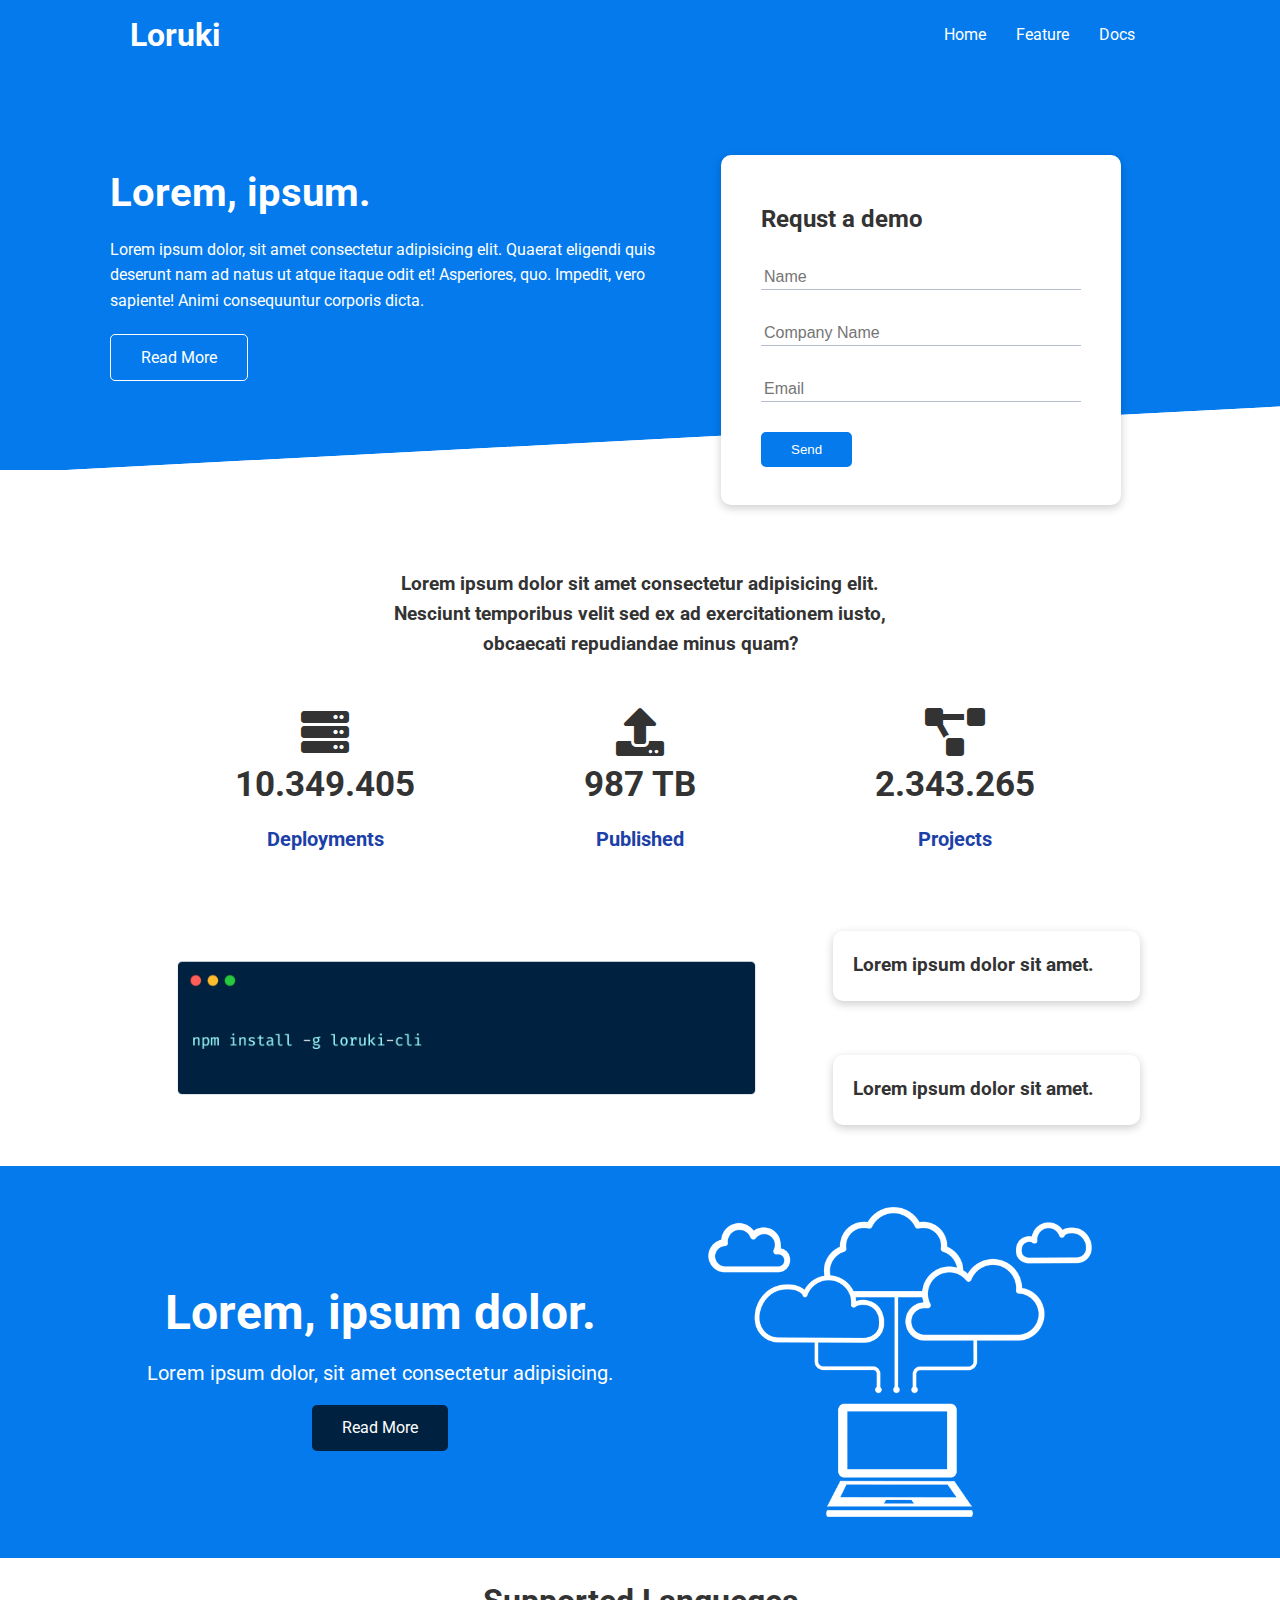
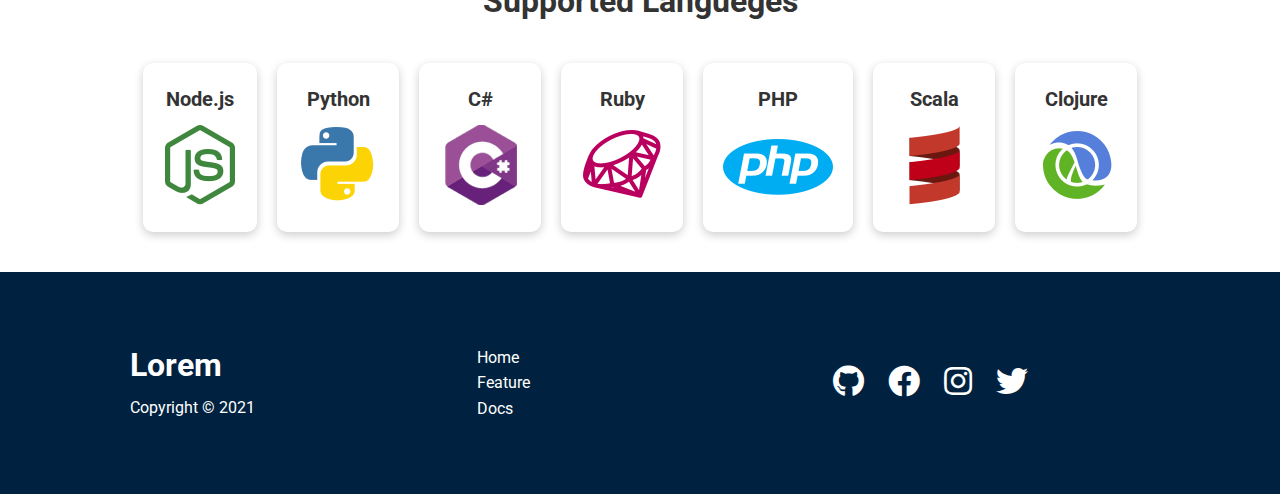
<file: index.html>
<!DOCTYPE html>
<html lang="en">

<head>
    <meta charset="UTF-8">
    <meta http-equiv="X-UA-Compatible" content="IE=edge">
    <meta name="viewport" content="width=device-width, initial-scale=1.0">
    <link rel="stylesheet" href="css/Utilities.css">
    <link rel="stylesheet" href="css/style.css">
    <link rel="stylesheet" href="https://cdnjs.cloudflare.com/ajax/libs/font-awesome/5.15.4/css/all.min.css"
        integrity="sha512-1ycn6IcaQQ40/MKBW2W4Rhis/DbILU74C1vSrLJxCq57o941Ym01SwNsOMqvEBFlcgUa6xLiPY/NS5R+E6ztJQ=="
        crossorigin="anonymous" referrerpolicy="no-referrer" />
    <link rel="shortcut icon" href="./images/icon_logo.ico" type="image/x-icon">
    <title>Loruki | Cloud hosting for everyone</title>
</head>

<body>
    <div class="navbar">
        <div class="container flex">
            <h1 class="logo">Loruki</h1>
            <nav>
                <ul>
                    <li><a href="index.html">Home</a></li>
                    <li><a href="feature.html">Feature</a></li>
                    <li><a href="docs.html">Docs</a></li>
                </ul>
            </nav>
        </div>
    </div>
    <section class="showcase">
        <div class="container grid">
            <div class="showcase-text">
                <h1>Lorem, ipsum.</h1>
                <p>Lorem ipsum dolor, sit amet consectetur adipisicing elit. Quaerat eligendi quis deserunt nam ad natus
                    ut atque itaque odit et! Asperiores, quo. Impedit, vero sapiente! Animi consequuntur corporis dicta.</p>
                <a href="features.html" class="btn btn-outline">Read More</a>
            </div>

            <div class="showcase-form card">
                <h2>Requst a demo</h2>
                <form >
                    <div class="form-control">
                        <input type="text" name="name" placeholder="Name" required>
                    </div>
                    <div class="form-control">
                        <input type="text" name="company" placeholder="Company Name" required>
                    </div>
                    <div class="form-control">
                        <input type="email" name="email" placeholder="Email" required>
                    </div>
                    <input type="submit" value="Send" class="btn btn-primary">
                </form>
            </div>
        </div>
    </section>
    <!-- Stats -->

    <section class="stats">
        <div class="container">
            <h3 class="stats-heading text-center m-1">
                Lorem ipsum dolor sit amet consectetur adipisicing elit. Nesciunt temporibus velit sed ex ad
                exercitationem iusto, obcaecati repudiandae minus quam?
            </h3>
            <div class="grid grid-3 text-center m-4">
                <div>
                    <i class="fas fa-server fa-3x"></i>
                    <h3>10.349.405</h3>
                    <p class="text-secondary">Deployments</p>
                </div>
                <div>
                    <i class="fas fa-upload fa-3x"></i>
                    <h3>987 TB</h3>
                    <p class="text-secondary">Published</p>
                </div>
                <div>
                    <i class="fas fa-project-diagram fa-3x"></i>
                    <h3>2.343.265</h3>
                    <p class="text-secondary">Projects</p>
                </div>
            </div>
        </div>
    </section>
    <!-- CLI -->
    <section class="cli">
        <div class="container grid">
            <img src="images/cli.png" alt="">
            <div class="card">
                <h3>Lorem ipsum dolor sit amet.</h3>
            </div>
            <div class="card">
                <h3>Lorem ipsum dolor sit amet.</h3>
            </div>
        </div>
    </section>
    <!-- Cloud -->
    <section class="cloud bg-primary my-2 py-2">
        <div class="container grid">
            <div class="text-center">
                <h2 class="lg">Lorem, ipsum dolor.</h2>
                <p class="lead my-1">Lorem ipsum dolor, sit amet consectetur adipisicing.</p>
                <a href="features.html" class="btn btn-dark">Read More</a>
            </div>
            <img src="images/cloud.png" alt="">
        </div>

    </section>
    <!-- Languges -->
    <section class="languages">
        <h2 class="md text-center my-2">
            Supported Langueges
        </h2>
        <div class="container flex">
            <div class="card">
                <h4>Node.js</h4>
                <img src="images/logos/node.png" alt="">
            </div>
            <div class="card">
                <h4>Python</h4>
                <img src="images/logos/python.png" alt="">
            </div>
            <div class="card">
                <h4>C#</h4>
                <img src="images/logos/csharp.png" alt="">
            </div>
            <div class="card">
                <h4>Ruby</h4>
                <img src="images/logos/ruby.png" alt="">
            </div>
            <div class="card">
                <h4>PHP</h4>
                <img src="images/logos/php.png" alt="">
            </div>
            <div class="card">
                <h4>Scala</h4>
                <img src="images/logos/scala.png" alt="">
            </div>
            <div class="card">
                <h4>Clojure</h4>
                <img src="images/logos/clojure.png" alt="">
            </div>
        </div>
    </section>

    <!-- Footer -->
    <footer class="footer bg-dark py-5">
        <div class="container grid grid-3">
            <div>
                <h1>Lorem</h1>
                <p>Copyright &copy; 2021</p>
            </div>
            <nav>
                <ul>
                    <li><a href="index.html">Home</a></li>
                    <li><a href="feature.html">Feature</a></li>
                    <li><a href="docs.html">Docs</a></li>
                </ul>
            </nav>
            <div class="social">
                <a href=""><i class="fab fa-github fa-2x"></i></a>
                <a href=""><i class="fab fa-facebook fa-2x"></i></a>
                <a href=""><i class="fab fa-instagram fa-2x"></i></a>
                <a href=""><i class="fab fa-twitter fa-2x"></i></a>
            </div>
        </div>
    </footer>
</body>

</html>
</file>
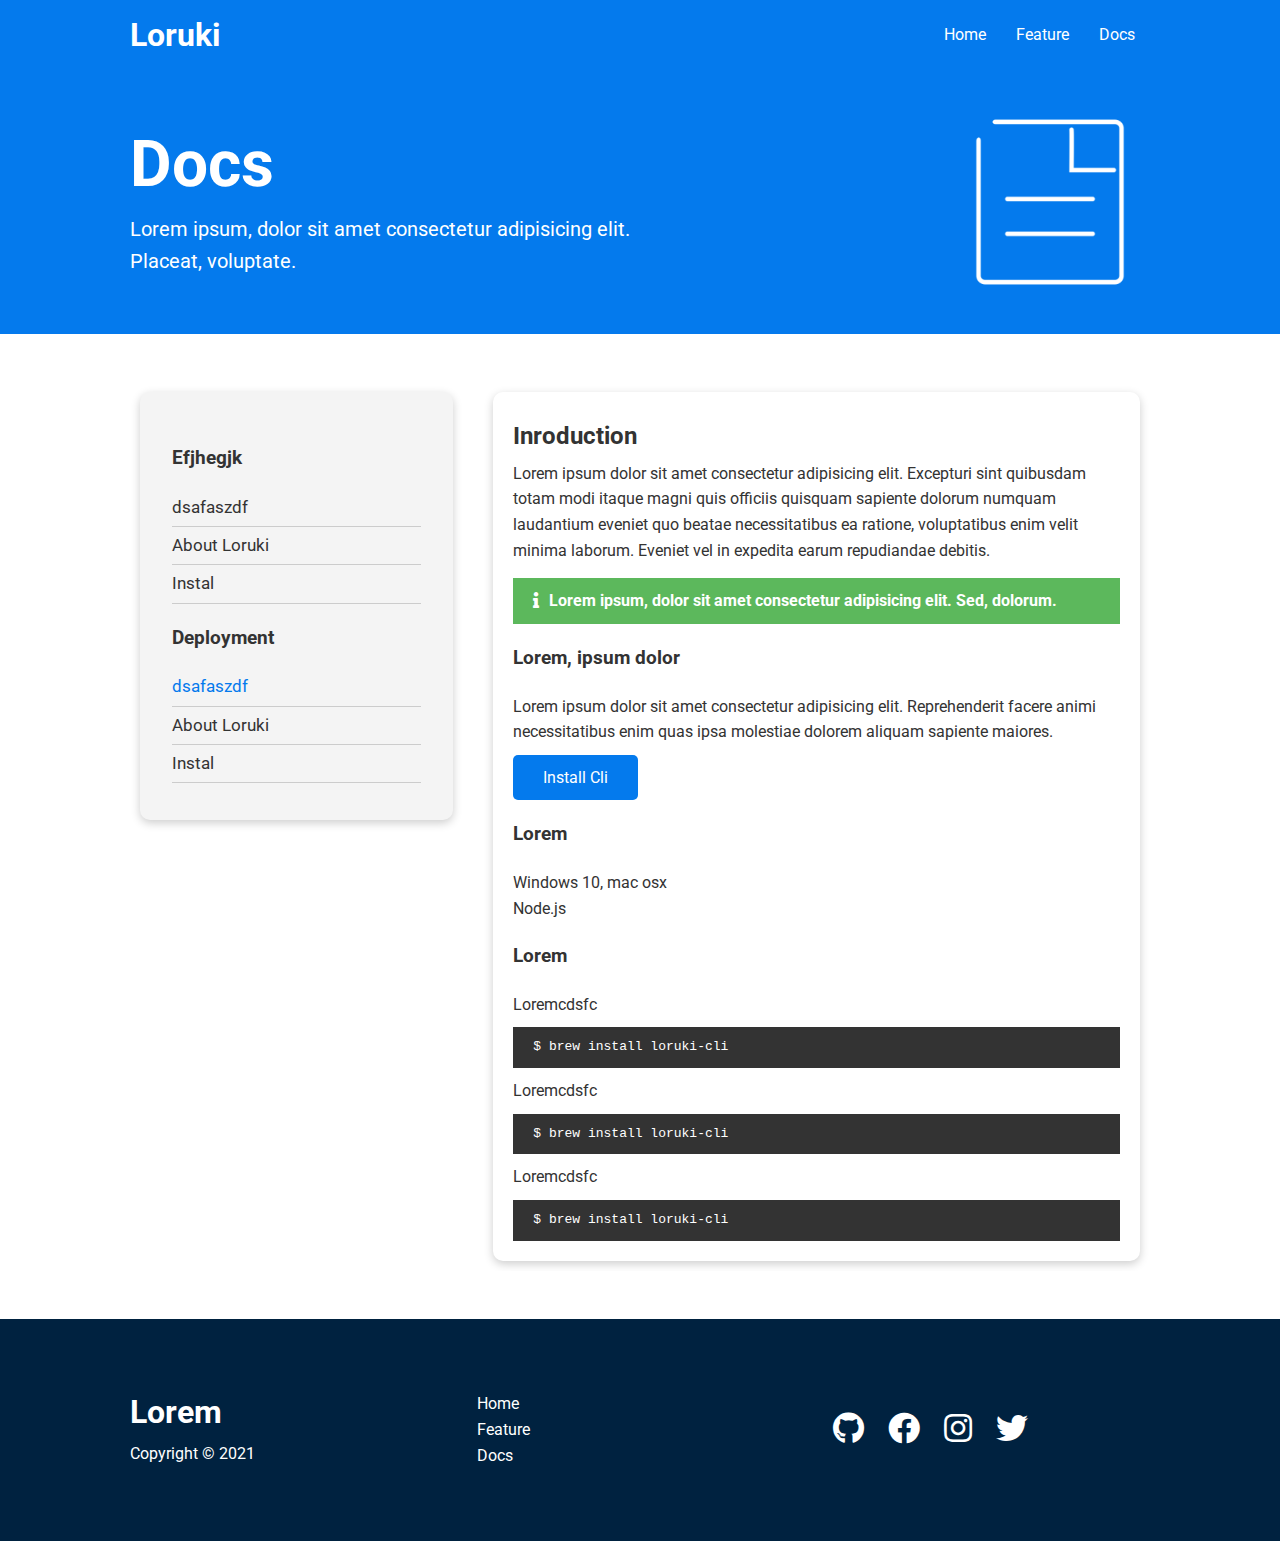
<file: docs.html>
<!DOCTYPE html>
<html lang="en">

<head>
    <meta charset="UTF-8">
    <meta http-equiv="X-UA-Compatible" content="IE=edge">
    <meta name="viewport" content="width=device-width, initial-scale=1.0">
    <link rel="stylesheet" href="css/Utilities.css">
    <link rel="stylesheet" href="css/style.css">
    <link rel="stylesheet" href="https://cdnjs.cloudflare.com/ajax/libs/font-awesome/5.15.4/css/all.min.css"
        integrity="sha512-1ycn6IcaQQ40/MKBW2W4Rhis/DbILU74C1vSrLJxCq57o941Ym01SwNsOMqvEBFlcgUa6xLiPY/NS5R+E6ztJQ=="
        crossorigin="anonymous" referrerpolicy="no-referrer" />
        <link rel="shortcut icon" href="./images/icon_logo.ico" type="image/x-icon">
    <title>Loruki | Cloud hosting for everyone</title>
</head>

<body>
    <div class="navbar">
        <div class="container flex">
            <h1 class="logo">Loruki</h1>
            <nav>
                <ul>
                    <li><a href="index.html">Home</a></li>
                    <li><a href="feature.html">Feature</a></li>
                    <li><a href="docs.html">Docs</a></li>
                </ul>
            </nav>
        </div>
    </div>
    <!-- Head -->
    <section class="docs-head bg-primary py-3">
        <div class="container grid">
            <div>
                <h1 class="xl">Docs</h1>
                <p class="lead">
                    Lorem ipsum, dolor sit amet consectetur adipisicing elit. Placeat, voluptate.
                </p>
            </div>
            <img src="images/docs.png" alt="">
        </div>
    </section>

    <!-- Docs main -->
    
    <section class="docs-main my-4">
        <div class="container grid">
            <div class="card bg-light p-3">
                <h3 class="my-2">Efjhegjk</h3>
                <nav>
                    <ul>
                        <li><a href="">dsafaszdf</a></li>
                        <li><a href="">About Loruki</a></li>
                        <li><a href="">Instal</a></li>
                    </ul>
                </nav>
                <h3 class="my-2">Deployment</h3>
                <nav>
                    <ul>
                        <li><a class="text-primary" href="">dsafaszdf</a></li>
                        <li><a href="">About Loruki</a></li>
                        <li><a href="">Instal</a></li>
                    </ul>
                </nav>
            </div>
            <div class="card">
                <h2>Inroduction</h2>
                <p>Lorem ipsum dolor sit amet consectetur adipisicing elit. Excepturi sint quibusdam totam modi itaque magni quis officiis quisquam sapiente dolorum numquam laudantium eveniet quo beatae necessitatibus ea ratione, voluptatibus enim velit minima laborum. Eveniet vel in expedita earum repudiandae debitis.</p>
                
                <div class="alert alert-success">
                    <i class="fas fa-info"></i>Lorem ipsum, dolor sit amet consectetur adipisicing elit. Sed, dolorum.
                </div>

                <h3>Lorem, ipsum dolor</h3>
                <p>Lorem ipsum dolor sit amet consectetur adipisicing elit. Reprehenderit facere animi necessitatibus enim quas ipsa molestiae dolorem aliquam sapiente maiores.</p>
                <a href="#" class="btn btn-primary">Install Cli</a>
                <h3>Lorem</h3>
                <ul>
                    <li>Windows 10, mac osx</li>
                    <li>Node.js</li>
                </ul>
                <h3>Lorem</h3>
                <p>Loremcdsfc</p>
                <pre><code>$ brew install loruki-cli</code></pre>
                <p>Loremcdsfc</p>
                <pre><code>$ brew install loruki-cli</code></pre>
                <p>Loremcdsfc</p>
                <pre><code>$ brew install loruki-cli</code></pre>
            </div>
        </div>
    </section>
    <!-- Footer -->
    <footer class="footer bg-dark py-5">
        <div class="container grid grid-3">
            <div>
                <h1>Lorem</h1>
                <p>Copyright &copy; 2021</p>
            </div>
            <nav>
                <ul>
                    <li><a href="index.html">Home</a></li>
                    <li><a href="feature.html">Feature</a></li>
                    <li><a href="docs.html">Docs</a></li>
                </ul>
            </nav>
            <div class="social">
                <a href=""><i class="fab fa-github fa-2x"></i></a>
                <a href=""><i class="fab fa-facebook fa-2x"></i></a>
                <a href=""><i class="fab fa-instagram fa-2x"></i></a>
                <a href=""><i class="fab fa-twitter fa-2x"></i></a>
            </div>
        </div>
    </footer>
</body>

</html>
</file>
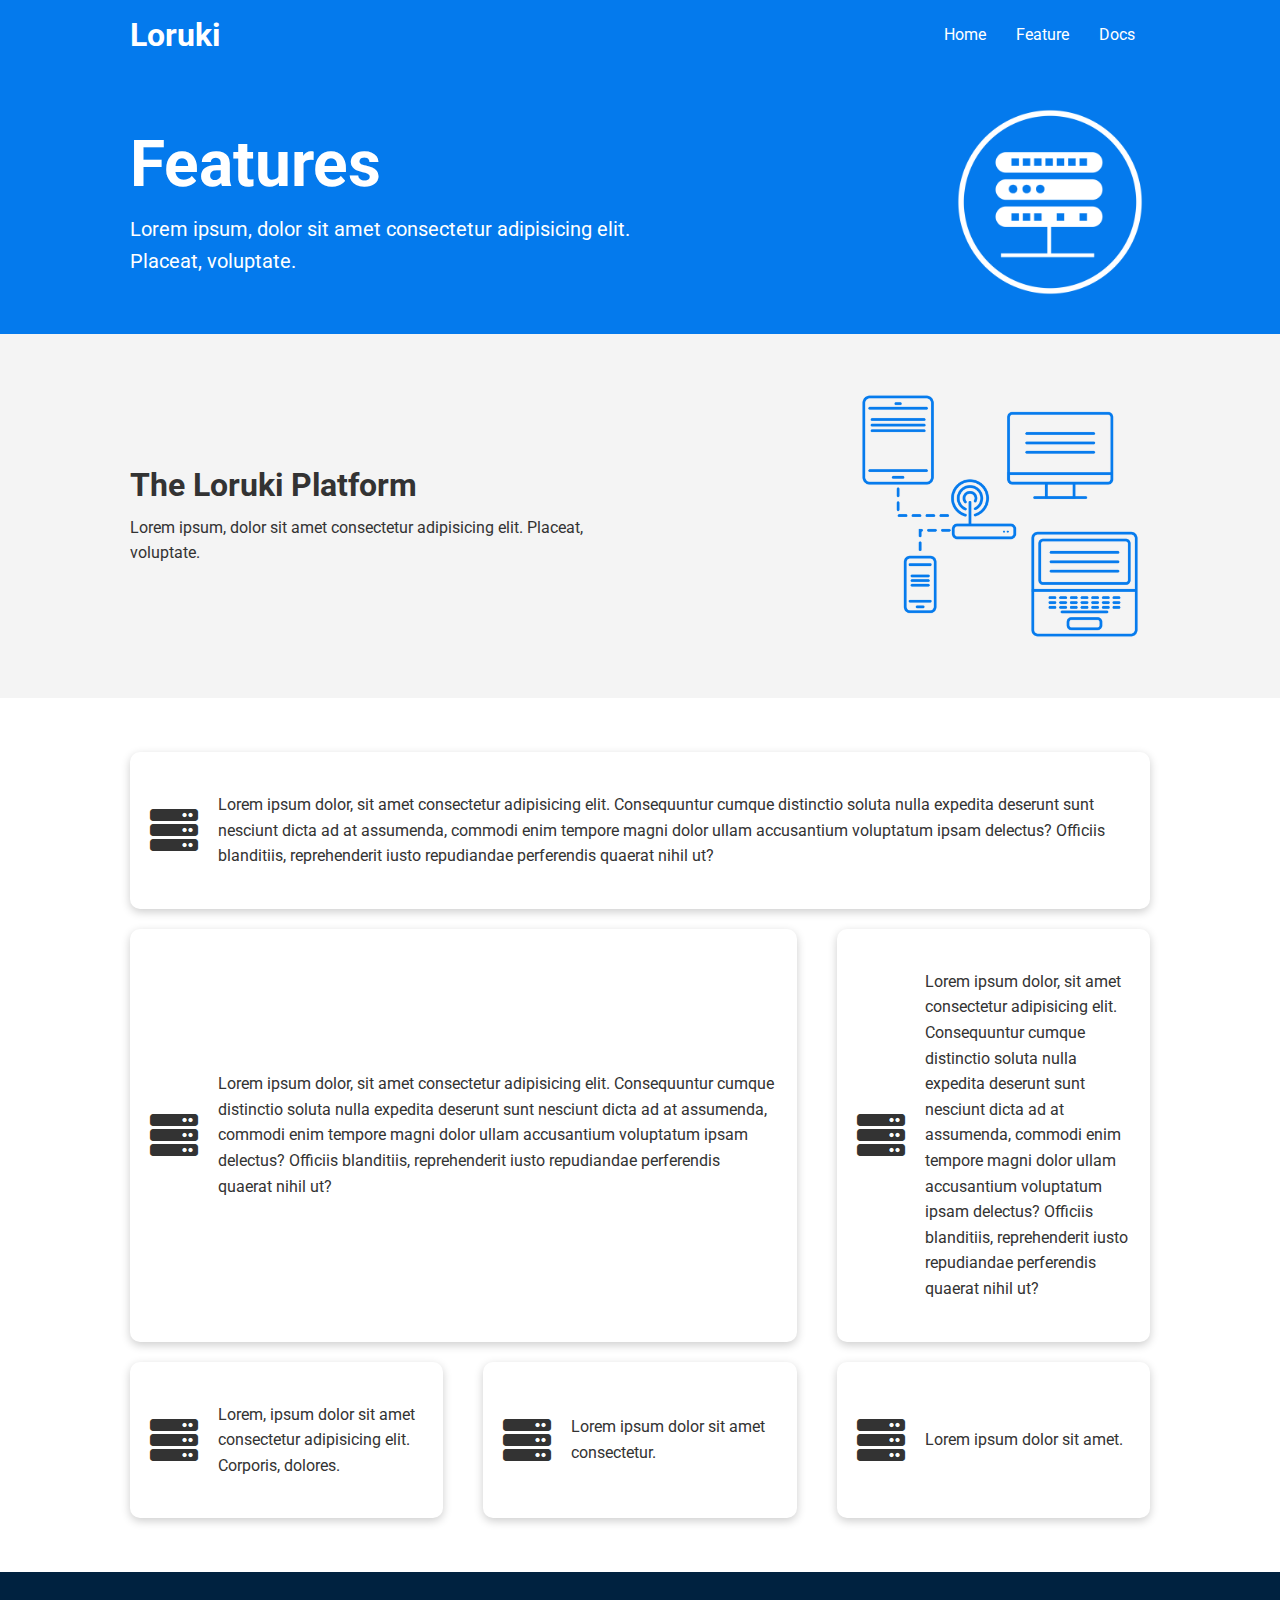
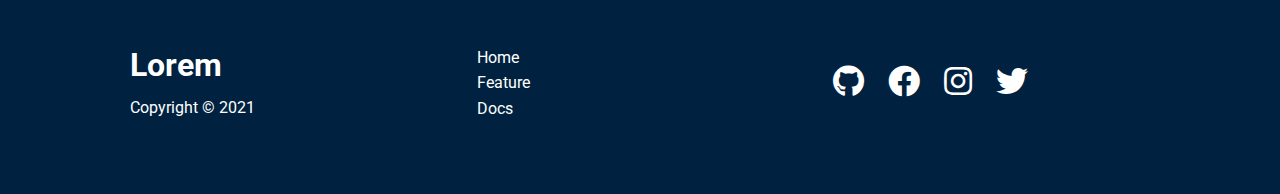
<file: feature.html>
<!DOCTYPE html>
<html lang="en">

<head>
    <meta charset="UTF-8">
    <meta http-equiv="X-UA-Compatible" content="IE=edge">
    <meta name="viewport" content="width=device-width, initial-scale=1.0">
    <link rel="stylesheet" href="css/Utilities.css">
    <link rel="stylesheet" href="css/style.css">
    <link rel="stylesheet" href="https://cdnjs.cloudflare.com/ajax/libs/font-awesome/5.15.4/css/all.min.css"
        integrity="sha512-1ycn6IcaQQ40/MKBW2W4Rhis/DbILU74C1vSrLJxCq57o941Ym01SwNsOMqvEBFlcgUa6xLiPY/NS5R+E6ztJQ=="
        crossorigin="anonymous" referrerpolicy="no-referrer" />
        <link rel="shortcut icon" href="./images/icon_logo.ico" type="image/x-icon">
    <title>Loruki | Cloud hosting for everyone</title>
</head>

<body>
    <div class="navbar">
        <div class="container flex">
            <h1 class="logo">Loruki</h1>
            <nav>
                <ul>
                    <li><a href="index.html">Home</a></li>
                    <li><a href="feature.html">Feature</a></li>
                    <li><a href="docs.html">Docs</a></li>
                </ul>
            </nav>
        </div>
    </div>
    <!-- Head -->
    <section class="features-head bg-primary py-3">
        <div class="container grid">
            <div>
                <h1 class="xl">Features</h1>
                <p class="lead">
                    Lorem ipsum, dolor sit amet consectetur adipisicing elit. Placeat, voluptate.
                </p>
            </div>
            <img src="images/server.png" alt="">
        </div>
    </section>
    <!-- Sub head -->
    <section class="features-sub-head bg-light py-3">
        <div class="container grid">
            <div>
                <h1 class="md">The Loruki Platform</h1>
                <p>
                    Lorem ipsum, dolor sit amet consectetur adipisicing elit. Placeat, voluptate.
                </p>
            </div>
            <img src="images/server2.png" alt="">
        </div>
    </section>
    <!-- Features Main -->

    <section class="features-main my-2">
        <div class="container grid grid-3">
            <div class="card flex">
                <i class="fas fa-server fa-3x"></i>
                <p>Lorem ipsum dolor, sit amet consectetur adipisicing elit. Consequuntur cumque distinctio soluta nulla expedita deserunt sunt nesciunt dicta ad at assumenda, commodi enim tempore magni dolor ullam accusantium voluptatum ipsam delectus? Officiis blanditiis, reprehenderit iusto repudiandae perferendis quaerat nihil ut?</p>
            </div>
            <div class="card flex">
                <i class="fas fa-server fa-3x"></i>
                <p>Lorem ipsum dolor, sit amet consectetur adipisicing elit. Consequuntur cumque distinctio soluta nulla expedita deserunt sunt nesciunt dicta ad at assumenda, commodi enim tempore magni dolor ullam accusantium voluptatum ipsam delectus? Officiis blanditiis, reprehenderit iusto repudiandae perferendis quaerat nihil ut?</p>
            </div>
            <div class="card flex">
                <i class="fas fa-server fa-3x"></i>
                <p>Lorem ipsum dolor, sit amet consectetur adipisicing elit. Consequuntur cumque distinctio soluta nulla expedita deserunt sunt nesciunt dicta ad at assumenda, commodi enim tempore magni dolor ullam accusantium voluptatum ipsam delectus? Officiis blanditiis, reprehenderit iusto repudiandae perferendis quaerat nihil ut?</p>
            </div>
            <div class="card flex">
                <i class="fas fa-server fa-3x"></i>
                <p>Lorem, ipsum dolor sit amet consectetur adipisicing elit. Corporis, dolores.</p>
            </div>
            <div class="card flex">
                <i class="fas fa-server fa-3x"></i>
                <p> Lorem ipsum dolor sit amet consectetur.</p>
            </div>
            <div class="card flex">
                <i class="fas fa-server fa-3x"></i>
                <p>Lorem ipsum dolor sit amet.</p>
            </div>
        </div>
    </section>
    <!-- Footer -->
    <footer class="footer bg-dark py-5">
        <div class="container grid grid-3">
            <div>
                <h1>Lorem</h1>
                <p>Copyright &copy; 2021</p>
            </div>
            <nav>
                <ul>
                    <li><a href="index.html">Home</a></li>
                    <li><a href="feature.html">Feature</a></li>
                    <li><a href="docs.html">Docs</a></li>
                </ul>
            </nav>
            <div class="social">
                <a href=""><i class="fab fa-github fa-2x"></i></a>
                <a href=""><i class="fab fa-facebook fa-2x"></i></a>
                <a href=""><i class="fab fa-instagram fa-2x"></i></a>
                <a href=""><i class="fab fa-twitter fa-2x"></i></a>
            </div>
        </div>
    </footer>
</body>

</html>
</file>
<file: css/Utilities.css>
/* Utilities */
:root{
    --primary-color:#047aed;
}
.container{
    max-width: 1100px;
    margin: 0 auto;
    overflow: auto;
    padding: 0 40px;
}
.card{
    background-color: white;
    color: #333;
    border-radius: 10px;
    box-shadow: 0 3px 10px rgba(0,0,0,0.2);
    padding: 20px;
    margin: 10px;
}
.btn{
    display: inline-block;
    padding: 10px 30px;
    cursor: pointer;
    background-color: var(--primary-color);
    color:white;
    border:none;
    border-radius: 5px;
}

.btn-outline{
    background-color: transparent;
    border: 1px #fff solid;
}

.btn:hover{
    transform: scale(.98);
}
/* Background & colored buttons */

.bg-primary,
.btn-primary{
    background-color: var(--primary-color);
    color:white;
}

.bg-secondary,
.btn-secondary{
    background-color: var(--secondary-color);
    color:white;
}
.bg-dark,
.btn-dark{
    background-color: var(--dark-color);
    color:white;
}

.bg-light,
.btn-light{
    background-color: var(--light-color);
    color:#333;
}

.bg-primary a,
.btn-primary a,
.bg-secondary a,
.btn-secondary a,
.bg-dark a,
.btn-dark a{
 color: white;
}
/* Text color */
.text-primary{
    color: var(--primary-color);
}

.text-secondary{
    color: var(--secondary-color);
}
.text-dark{
    color: var(--dark-color);
}

.text-light{
    color: var(--light-color);
}
/* Text zise */
.lead{
    font-size: 20px;
}
.sm{
    font-size: 1rem;
}

.md{
    font-size: 2rem;
}

.lg{
    font-size: 3rem;
}
.xl{
    font-size: 4rem;
}

.text-center{
    text-align: center;
}
/* Alert */
.alert{
    background-color: var(--light-color);
    padding: 10px 20px;
    font-weight: bold;
    margin: 15px 0;
}
.alert i{
    margin-right: 10px;
}
.alert-success{
    background-color: var(--success-color);
    color:white;
}
.alert-error{
    background-color: var(--error-color);
    color:white;
}
.flex{
    display: flex;
    align-items: center;
    height: 100%;
}
.grid{
    display: grid;
    grid-template-columns: repeat(2,1fr);
    gap: 20px;
    justify-content: center;
    align-items: center;
    height: 100%;
}
.grid-3{
    grid-template-columns: repeat(3,1fr);
}

/* Margin */
.my-1{
    margin: 1rem 0;
}
.my-2{
    margin: 1.5rem 0;
}
.my-3{
    margin: 2rem 0;
}
.my-4{
    margin: 3rem 0;
}
.my-5{
    margin: 4rem 0;
}

.m-1{
    margin: 1rem;
}
.m-2{
    margin: 1.5rem;
}
.m-3{
    margin: 2rem;
}
.m-4{
    margin: 3rem;
}
.m-5{
    margin: 4rem;
}
/* Padding */
.py-1{
    padding: 1rem 0;
}
.py-2{
    padding: 1.5rem 0;
}
.py-3{
    padding: 2rem 0;
}
.py-4{
    padding: 3rem 0;
}
.py-5{
    padding: 4rem 0;
}

.p-1{
    padding: 1rem;
}
.p-2{
    padding: 1.5rem;
}
.p-3{
    padding: 2rem;
}
.p-4{
    padding: 3rem;
}
.p-5{
    padding: 4rem;
}
</file>
<file: css/style.css>
@import url('https://fonts.googleapis.com/css2?family=Roboto:wght@300&display=swap');

:root{
    --primary-color:#047aed;
    --secondary-color:#1c3fa8;
    --dark-color:#002240;
    --light-color:#f4f4f4;
    --success-color: #5cb85c;
    --error-color: #d9534f;
}

*{
    box-sizing: border-box;
    padding: 0;
    margin: 0;
}

body{
    font-family: 'Roboto', sans-serif;
    color: #333;
    line-height: 1.6;
}

ul{
    list-style-type: none;
}

a{
    text-decoration: none;
    color:#333;
}

h1,h2{
    font-size: 300;
    line-height: 1.2;
    margin: 10px 0;
}

p{
    margin: 10px 0;
}

img{
    width: 100%;
}
code,pre{
    background-color: #333;
    color: #fff;
    padding: 10px;
}

.navbar{
    background-color: var(--primary-color);
    color: white;
    height: 70px;
}
.navbar ul{
    display: flex;
}
.navbar a{
    color:white;
    padding: 10px;
    margin: 0 5px;
}
.navbar a:hover{
    border-bottom: 2px white solid;
}
.navbar .flex{
    justify-content: space-between;
}

/* Showcase */
.showcase{
    height: 400px;
    background-color: var(--primary-color);
    color: white;
    position: relative;
}
.showcase h1{
    font-size: 40px;
}

.showcase p{
    margin: 20px 0;
}
.showcase .grid{
    grid-template-columns: 55% 45%;
    gap: 40px;
    overflow: visible;
}
.showcase-text{
    animation: slideInFromLeft 1s ease-in;
}
.showcase-form{
    position: relative;
    top: 60px;
    height: 350px;
    width: 400px;
    padding: 40px;
    z-index: 100;
    animation: slideInFromRight 1s ease-in;
}
.showcase-form .form-control{
    margin: 30px 0;
}

.showcase-form input[type='text'],
.showcase-form input[type='email']{
    border:0;
    border-bottom: 1px solid #b4becd;
    width: 100%;
    padding: 3px;
    font-size: 16px;
}
.showcase-form input:focus{
    outline: none;
}
.showcase::before,.showcase::after{
    content:'';
    position: absolute;
    height: 100px;
    bottom: -70px;
    right: 0;
    left: 0;
    background-color: white;
    transform: skewY(-3deg);
    -webkit-transform: skewY(-3deg);
    -moz-ransform: skewY(-3deg);
    -ms-ransform: skewY(-3deg);
}

/* Stats */

.stats{
    padding-top: 100px;
    animation: slideInFromBottom 1s ease-in;
}

.stats-heading{
    max-width: 500px;
    margin: auto;
}

.stats .grid h3{
    font-size: 35px;
}

.stats .grid p{
    font-size: 20px;
    font-weight: bold;
}

/* Cli */
.cli .grid{
    grid-template-columns: repeat(3,1fr);
    grid-template-rows: repeat(2,1fr);
}

.cli .grid >*:first-child{
    grid-column: 1 / span 2;
    grid-row: 1 / span 2;
}
/* Cloud */
.cloud.grid{
    grid-template-columns: 4fr 3fr;
}
/* Langueges */

.languages .flex {
    flex-wrap: wrap;
    justify-content: center;
}
.languages .card{
    text-align: center;
    margin: 18px 10px 40px;
    transition: transform 0.2s ease-in;
}

.languages .card h4 {
    font-size: 20px;
    margin-bottom: 10px;
}

.languages .card:hover{
    transform:translateY(-15px);
}
/* Features */

.features-head img{
    width: 200px;
    justify-self: flex-end;
}
.features-sub-head img{
    width: 300px;
    justify-self: flex-end;
}

.features-main .card >i{
    margin-right: 20px;

}

.features-main .grid{
    padding: 30px;
}
.features-main .grid > *:first-child{
    grid-column: 1/ span 3;
}
.features-main .grid > *:nth-child(2){
    grid-column: 1/ span 2;
}

/* Docs */
.docs-head img{
    width: 200px;
    justify-self: flex-end;
}

.docs-main h3 {
    margin: 20px 0;  
}
.docs-main .grid{
    grid-template-columns: 1fr 2fr;
    align-items: flex-start;
}

.docs-main nav li{
    font-size: 17px;
    padding-bottom: 5px;
    margin-bottom: 5px;
    border-bottom: 1px #ccc solid;
}

.docs-main a:hover{
    font-weight: bold;
}


/* Footer */

.footer .social a {
    margin: 0 10px;
}
/* Animations */

@keyframes slideInFromLeft{
    0%{
        transform: translateX(-100%);
        opacity: 0;
    }
    100%{
        transform: translateX(0);
        opacity: 1;
    }
}

@keyframes slideInFromRight{
    0%{
        transform: translateX(100%);
        opacity: 0;
    }
    100%{
        transform: translateX(0);
        opacity: 1;
    }
}
@keyframes slideInFromTop{
    0%{
        transform: translateY(-100%);
        opacity: 0;
    }
    100%{
        transform: translateY(0);
        opacity: 1;
    }
}
@keyframes slideInFromBottom{
    0%{
        transform: translateY(100%);
        opacity: 0;
    }
    100%{
        transform: translateY(0);
        opacity: 1;
    }
}

/* Tablets and under */
@media(max-width:768px){
    .grid,
    .showcase .grid,
    .stats .grid,
    .cli .grid,
    .cloud .grid,
    .features-main .grid,
    .docs-main .grid{
        grid-template-columns: 1fr;
        grid-template-rows: 1fr;
    }

    .showcase{
        height: auto;
    }

    .showcase-text{
        text-align: center;
        margin: 40px;
        animation: slideInFromTop 1s ease-in;
    }
    .showcase-form{
        justify-self: center;
        margin: auto;
        animation: slideInFromBottom 1s ease-in;
    }
    .cli .grid >*:first-child{  
        grid-column: 1 ;
        grid-row: 1;
    }

    .features-head img,
    .docs-head img,
    .features-sub-head img{
        justify-self: center;
    }
    .features-main .grid >*:first-child,
    .features-main .grid >*:nth-child(2){
        grid-column: 1;
    }

}
/* Mobile */
@media(max-width:500px){
    .navbar{
        height: 110px;
    }
    .navbar .flex{
        flex-direction: column;
    }
    .navbar ul{
        padding: 10px;
        background-color: rgba(0,0,0,0.1);
    }
}
</file>
